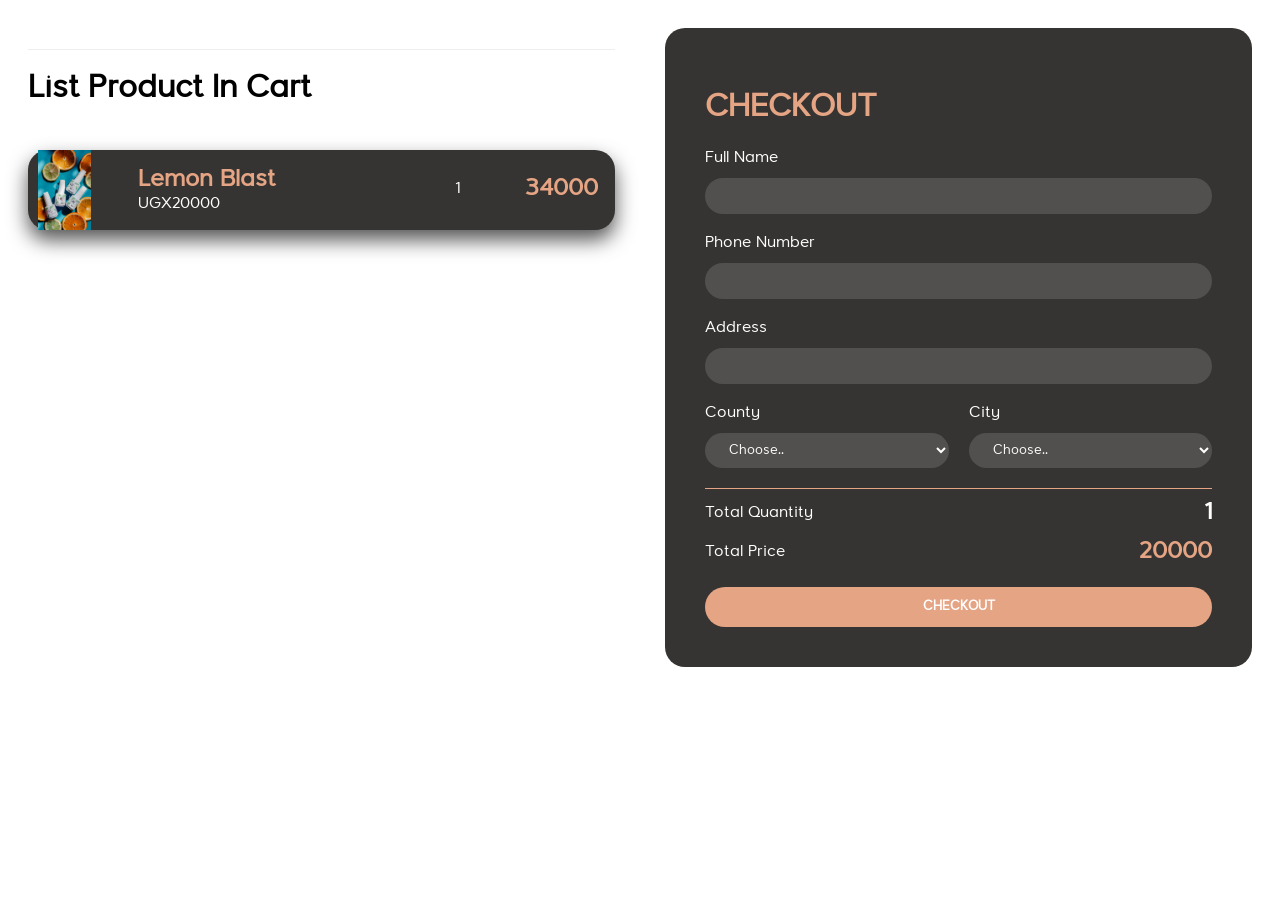
<file: Checkout.html>
<!DOCTYPE html>
<html lang="en">
    <head>
        <meta charset="UTF-8">
        <meta name="viewport" content="width=device-width", initial-scale="1.0">
        <title>Kahuma Jonah</title>
        <link rel="stylesheet" href="css/Larke.css">
        <link rel="stylesheet" href="css/MPWRCheckout.css">
    </head>
    <body>
        <div class="container">
            <div class="checkoutLayout">
                <div class="returnCart">
                    <h1>List Product In Cart</h1>
                    <div class="list">
                        <div class="item">
                            <img src="images/Nails1.jpg" alt="">
                            <div class="info">
                                <div class="name">Lemon Blast</div>
                                <div class="price">UGX20000</div>
                            </div>
                            <div class="quantity">1</div>
                            <div class="returnPrice">34000</div>
                        </div>
                    </div>
                </div>
                <div class="right">
                    <h1>CHECKOUT</h1>
                    <div class="form">
                        <div class="group">
                            <label for="">Full Name</label>
                            <input type="text" name="" id="">
                        </div>
                        <div class="group">
                            <label for="">Phone Number</label>
                            <input type="text" name="" id="">
                        </div>
                        <div class="group">
                            <label for="">Address</label>
                            <input type="text" name="" id="">
                        </div>
                        <div class="group">
                            <label for="">County</label>
                            <select name="" id="">
                                <option value="">Choose..</option>
                                <option value="london">london</option>
                            </select>
                        </div>
                        <div class="group">
                            <label for="">City</label>
                            <select name="" id="">
                                <option value="">Choose..</option>
                                <option value="london">london</option>
                            </select>
                        </div>
                    </div>
                    <div class="return">
                        <div class="row">
                            <div>Total Quantity</div>
                            <div class="totalQuantity">1</div>
                        </div>
                            <div class="row">
                                <div>Total Price</div>
                                <div class="totalPrice">20000</div>
                        </div>
                        <button class="buttonCheckout">
                            CHECKOUT
                        </button>
                    </div>
                </div>
            </div>
        </div>
        </div>
        <script src="js/MPWRCheckout.js"></script>
    </body>
</file>
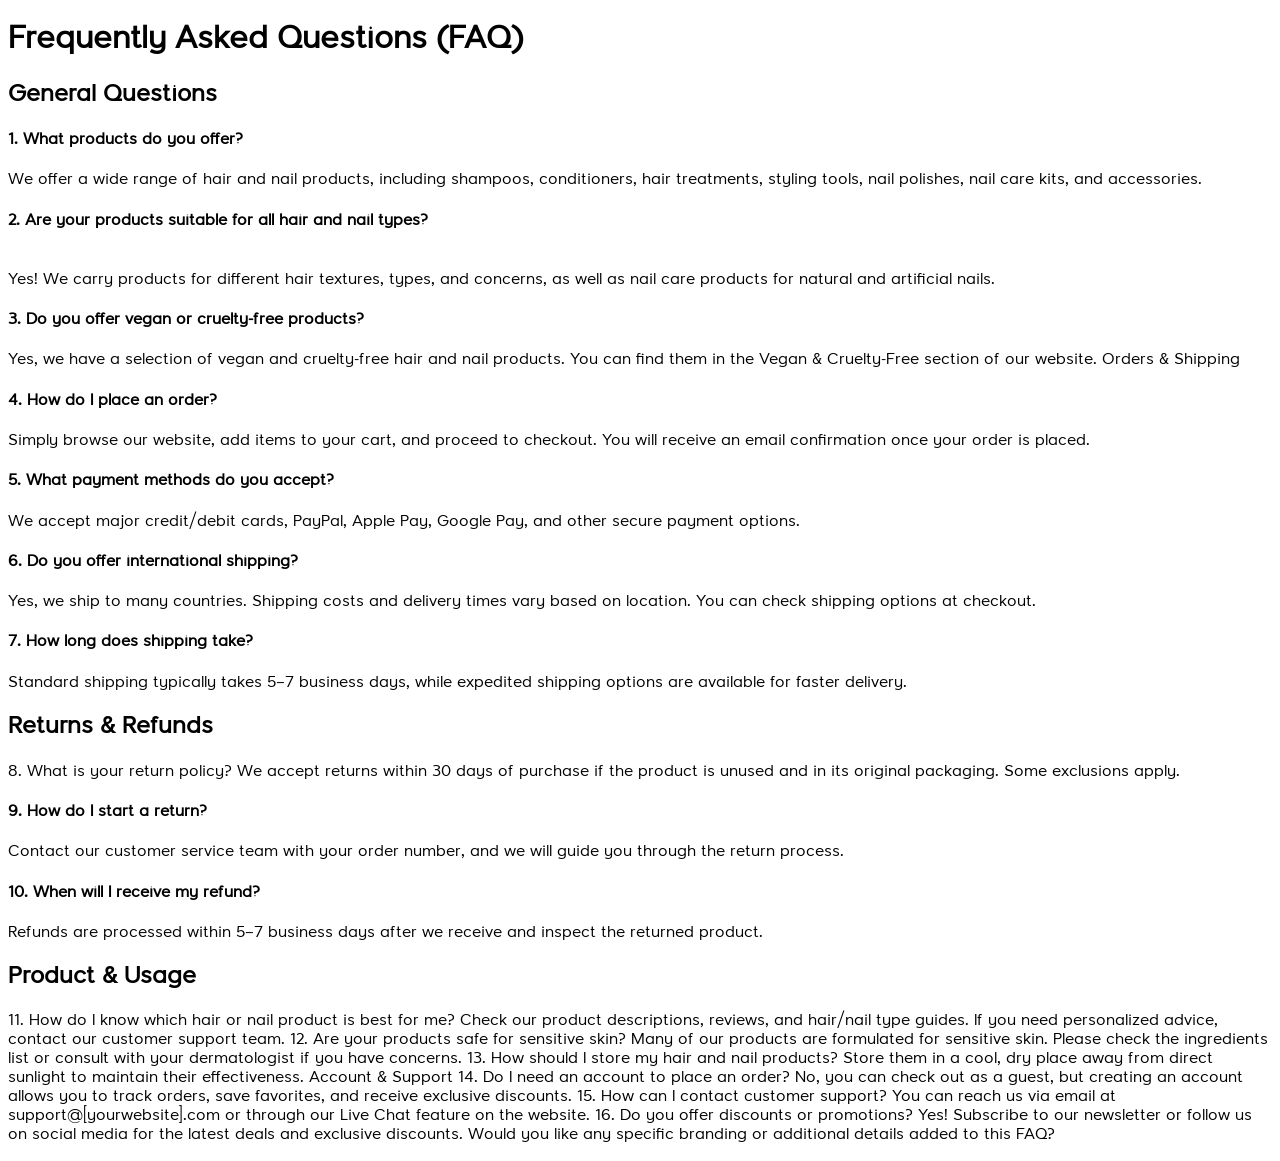
<file: FAQS.html>
<!DOCTYPE html>
<html lang="en">
    <head>
        <meta charset="UTF-8">
        <meta name="viewport" content="width=device-width", initial-scale="1.0">
        <title>Kahuma Jonah</title>
        <link rel="stylesheet" href="css/Larke.css">
        <link rel="stylesheet" href="css/FAQS.css">
    </head>
<body>

<p>
    <h1>Frequently Asked Questions (FAQ)</h1>

    <h2>General Questions</h2>
    
    <h4>1. What products do you offer?</h4>
    We offer a wide range of hair and nail products, including shampoos, 
    conditioners, hair treatments, styling tools, nail polishes, nail care kits, and accessories.<br>
    
    <h4>2. Are your products suitable for all hair and nail types?</h2></Are><br>
    Yes! We carry products for different hair textures, types, and concerns, as well as nail care
     products for natural and artificial nails.<br>
    
     <h4>3. Do you offer vegan or cruelty-free products?
        </h4>
    Yes, we have a selection of vegan and cruelty-free hair and nail products. You can find them in
     the Vegan & Cruelty-Free section of our website.
    Orders & Shipping<br>
    
    <h4>4. How do I place an order?</h4>
    Simply browse our website, add items to your cart, and proceed to checkout. You will receive an
     email confirmation once your order is placed.<br>
    
     <h4>5. What payment methods do you accept?</h4>
    We accept major credit/debit cards, PayPal, Apple Pay, Google Pay, and other secure payment options.<br>
    
    <h4>6. Do you offer international shipping?</h4>
    Yes, we ship to many countries. Shipping costs and delivery times vary based on location. You can check
     shipping options at checkout.<br>
    
     <h4>7. How long does shipping take?</h4>
    Standard shipping typically takes 5–7 business days, while expedited shipping options are available 
    for faster delivery.
    <br>
    
    <h2>Returns & Refunds</h2>
    
    <h4></h4>8. What is your return policy?</h4>
    We accept returns within 30 days of purchase if the product is unused and in its original packaging. 
    Some exclusions apply.<br>
    
    <h4>9. How do I start a return?</h4>
    Contact our customer service team with your order number, and we will guide you through the return process.<br>
    
    <h4>10. When will I receive my refund?</h4>
    Refunds are processed within 5–7 business days after we receive and inspect the returned product.<br>
    
    <h2>Product & Usage</h2>
    
    11. How do I know which hair or nail product is best for me?
    Check our product descriptions, reviews, and hair/nail type guides. If you need personalized advice, contact our customer support team.
    
    12. Are your products safe for sensitive skin?
    Many of our products are formulated for sensitive skin. Please check the ingredients list or consult with your dermatologist if you have concerns.
    
    13. How should I store my hair and nail products?
    Store them in a cool, dry place away from direct sunlight to maintain their effectiveness.
    
    Account & Support
    
    14. Do I need an account to place an order?
    No, you can check out as a guest, but creating an account allows you to track orders, save favorites, and receive exclusive discounts.
    
    15. How can I contact customer support?
    You can reach us via email at support@[yourwebsite].com or through our Live Chat feature on the website.
    
    16. Do you offer discounts or promotions?
    Yes! Subscribe to our newsletter or follow us on social media for the latest deals and exclusive discounts.
    
    Would you like any specific branding or additional details added to this FAQ?</p>
</body>
</html>
</file>
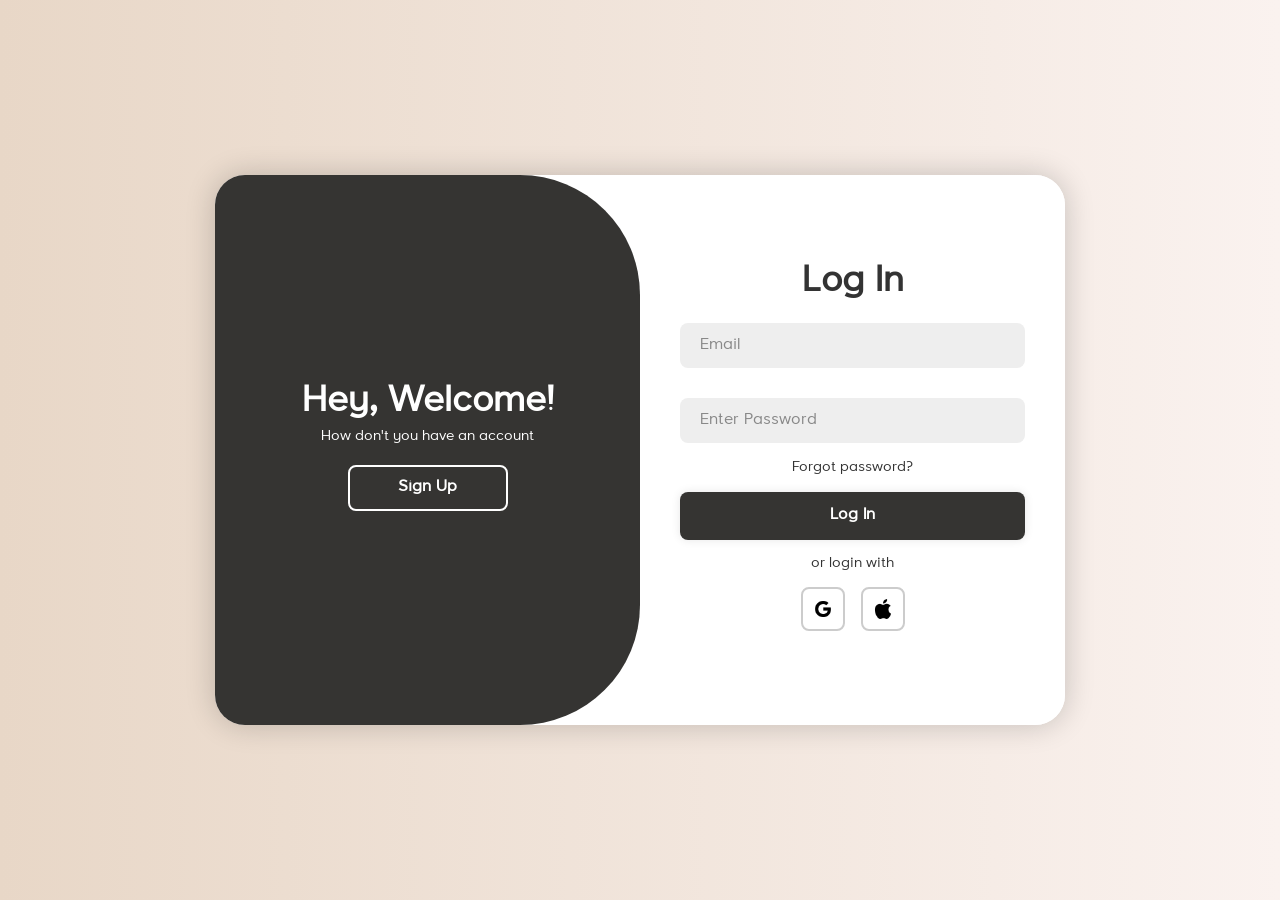
<file: login.html>
<!DOCTYPE html>
<html lang="en">
<head>
    <meta charset="UTF-8">
    <meta name="viewport" content="width=device-width", initial-scale="1.0">
    <title>Login Form</title>
    <link rel="stylesheet" href="css/MPWRlogin.css">
    <link rel="stylesheet" href="css/Larke.css">
</head>
<body>
        <!--LOG IN-->
    <div class="container">
        <div class="form-box login">
        <form action="">
            <h1>Log In</h1>
            <div class="input-box">
            <input type="text" placeholder="Email" required>
            </div> <i class=""></i><!--icon-->

            <div class="input-box">
                <input type="password" placeholder="Enter Password" required>
                </div><i class=""></i><!--icon-->

           <!-- <input type="checkbox" class="check-box"><span>Remember Password</span>-->

            <div class="forgot-link">
            <a href="#">Forgot password?</a>
            </div>
            <button type="submit" class="btn">Log In</button>
            <p>or login with</p>
            <div class="social-icons">
                <a href="#"><img src="images/Google.PNG" width="20px" class="social-icons"></a>
                <a href="#"><img src="images/apple.PNG" width="20px" class="social-icons"></a>
            </div>
        </form>
        </div>

        <!--REGISTER-->
            <div class="form-box register">
            <form action="">
                <h1>Sign Up</h1>
                <div class="input-box">
                <input type="text" placeholder="Username" required>
                </div> <i class=""></i><!--icon-->
    
                <div class="input-box">
                    <input type="email" placeholder="Email" required>
                    </div><i class=""></i><!--icon-->

                <div class="input-box">
                        <input type="password" placeholder="Password" required>
                        </div><i class=""></i><!--icon-->
    
                <button type="submit" class="btn">Sign Up</button>
                <p>or sign up with</p>
                <div class="social-icons">
                <a href="#"><img src="images/Google.PNG" width="20px" class="social-icons"></a>
                <a href="#"><img src="images/apple.PNG" width="20px" class="social-icons"></a>
                </div>
            </form>
         </div>
         

            <div class="toggle-box">
                    <div class="toggle-panel toggle-left">
                        <h1>Hey, Welcome!</h1>
                        <p>How don't you have an account</p>
                        <button class="btn register-btn">Sign Up</button>
                </div>
                    <div class="toggle-panel toggle-right">
                                <h1>Welcome Back!</h1>
                                <p>It's been a while</p>
                                <button class="btn login-btn">Login</button>

              </div>
         </div>
    </div>
    
        
 <script src="js/MPWRlogin.js"></script>
</body>
</html>









<!--<div id="login-form" class="login-page">
        <div class="form-box"><div class="butt">
            <div id="btn"></div>
            <button type='button'onclick='login()'class='toggle-btn'>Login</button>
            <button type='button'onclick='register()'class='toggle-btn'>Register</button>
        </div>-->
</file>
<file: css/Larke.css>
@font-face{
    font-family: Larke;
    src:url(../fonts/Larke\ Neue\ Regular.ttf);
}
p{
    font-family: Larke;
}
</file>
<file: css/MPWRCheckout.css>
*{
    font-family: Larke;

}

body{
    background-color: linear-gradient(90deg, #E8D7C7, #FAF2EF);
}
.checkoutLayout{
    display: grid;
    grid-template-columns: repeat(2, 1fr);
    gap: 50px;
    padding: 20px;
}
.checkoutLayout .right{
    background-color: #353432;
    border-radius: 20px;
    padding: 40px;
    color: #fff;
}

.checkoutLayout .right h1{
    color: #E5A484;
}

.checkoutLayout .list img{
    height: 70px;
}

.checkoutLayout .right .form{
    display: grid;
    grid-template-columns: repeat(2, 1fr);
    gap: 20px;
    border-bottom: 1px solid #E5A484;
    padding-bottom: 20px;
}
.checkoutLayout .form .group:nth-child(-n+3){
    grid-column-start: 1;
    grid-column-end: 3;
}

.checkoutLayout .form input,
.checkoutLayout .form select{
    width: 100%;
    padding: 10px 20px;
    box-sizing: border-box;
    border-radius: 20px;
    margin-top: 10px;
    border: none;
    background-color: rgba(136, 136, 136, 0.342);
    color: #fff;
}

.checkoutLayout .row{
    display: flex;
    justify-content: space-between;
    align-items: center;
    margin-top: 10px;
}
.checkoutLayout .row div:nth-child(2){
    font-weight: bold;
    font-size: x-large;
}

.buttonCheckout{
    width: 100%;
    height: 40px;
    border: none;
    border-radius: 20px;
    margin-top: 20px;
    font-weight: bold;
    color: #fff;
    background-color: #E5A484;
}

.returnCart h1{
    border-top: 1px solid #eee;
    padding: 20px 0;
}
.returnCart .list .item img{
    height: 80px;
}

.returnCart .item{
    display: grid;
    grid-template-columns: 80px 1fr 50px 80px;
    align-items: center;
    gap: 20px;
    margin-bottom: 20px;
    background: #353432;
    padding: 0 10px;
    color: #fff;
    box-shadow: 0 10px 20px #555;
    border-radius: 20px;
}

.returnPrice{
color: #E5A484;
}

.name{
    color: #E5A484;
}

.return .row .totalPrice{
    color: #E5A484;
}
.returnCart .item .name,
.returnCart .item .returnPrice{
    font-size: x-large;
    font-weight: bold;
}
</file>
<file: css/FAQS.css>
*{
    font-family: Larke;
    align-items: center;
}
</file>
<file: css/MPWRlogin.css>
*{
    margin: 0;
    padding: 0;
    box-sizing: border-box;
    font-family: Larke;
}

body{
    display: flex;
    justify-content: center;
    align-items: center;
    min-height: 100vh;
    background: linear-gradient(90deg, #E8D7C7, #FAF2EF);
}


.container{
    position: relative;
    width: 850px;
    height: 550px;
    background: #ffffff;
    border-radius: 30px;
    box-shadow: 0 0 30px rgba(0, 0, 0, .2);
    margin: 20px;
    overflow: hidden;
}


.form-box{
    position: absolute;
    right: 0;
    width: 50%;
    height: 100%;
    background: #ffffff;
    display: flex;
    align-items: center;
    color: #333;
    text-align: center;
    padding: 40px;
    z-index: 1;
    transition: .6 ease-in-out 1.2s, visibility 0s 1s;
}

.container.active .form-box{
    right: 50%;
}

.form-box.register{
    visibility: hidden;

}

.container.active .form-box.register{
    visibility: visible;
}

form {
    width: 100%;
}
.container h1{
    font-size:36px;
    margin: -10px 0;
}

.input-box{
    position: relative;
    margin: 30px 0;
}

.input-box input {
    width: 100%;
    padding: 13px 50px 13px 20px;
    background: #eee;
    border-radius: 8px;
    border: none;
    outline: none;
    font-size: 16px;
    color: #333;
    font-weight: 500;
}

.input-box input::placeholder{
    color: #888;
    font-weight: 400;
}

.input-box i {
    position: absolute;
    right: 20px;
    top: 50%;
    transform: translateY(-50%);  
    font-size: 20px;
    color: #888;
}
.forgot-link {
    margin: -15px 0 15px;

}
.forgot-link a {
    font-size: 14.5px;
    color: #333;
    text-decoration: none;
}

.btn {
    width: 100%;
    height: 48px;
    background: #353432;
    border-radius: 8px;
    box-shadow: 0 0 10px rgba(0,0,0,.1);
    border: none;
    cursor: pointer;
    font-size: 16px;
    color: #ffffff;
    font-weight: 600;
}

.btn:hover{
    background-color: #E5A484;
    color: #353432;
}

.container p {
    font-size: 14.5px;
    margin: 15px 0;
}

.social-icons {
    display: flex;
    justify-content: center;
}

.social-icons a {
    display: inline-flex;
    padding: 10px;
    border: 2px solid #ccc;
    border-radius: 8px;
    font-size: 24;
    color: #333;
    text-decoration: none;
    margin: 0 8px;
}

.social-icons a:hover{
    background-color: #E5A484;
    color: #353432;
    border: 2px solid #E5A484;
}
.toggle-box {
    position: absolute;
    width: 100%;
    height: 100%;
}

.toggle-box::before {
    content: '';
    position: absolute;
    left: -250%;
    width: 300%;
    height: 100%;
    background: #353432;
    border-radius: 120px;
    z-index: 2;
    transition: 1.2s ease-in-out;
}

.container.active .toggle-box::before {
    left: 50%;
}

.toggle-panel{
    position: absolute;
    width: 50%;
    height: 100%;
    color: #fff;
    display: flex;
    flex-direction: column;
    justify-content: center;
    align-items: center;
    z-index: 2;
    transition: .5s ease-in-out;
}
.toggle-panel.toggle-left {
    left: 0;
    transition-delay: 1.2s;
}

.container.active .toggle-panel.toggle-left {
    left: -50%;
    transition-delay: .6s;

}

.toggle-panel.toggle-right {
    right: -50%;
    transition-delay: .6s;
}

.container.active .toggle-panel.toggle-right {
    right: 0;
    transition-delay: 1.2s;
}

.toggle-panel p {
    margin-bottom: 20px;
}

.toggle-panel .btn {
    width: 160px;
    height: 46px;
    background: transparent;
    border: 2px solid #fff;
    box-shadow: none;
}

.toggle-panel .btn:hover{
    background-color: #E5A484;
    color: #353432;
    border: 2px solid #353432;
}

/*RESPONSIVE*/
@media screen and (max-width: 650px) {
    .container {
        height: calc(100vh - 40px);
    }

    .form-box {
        bottom: 0;
        width: 100%;
        height: 70%;
    }

    .container.active .form-box {
        right: 0;
        bottom: 30%;
    }

    .toggle-box::before {
        left: 0;
        top: -270%;
        width: 100%;
        height: 300%;
        border-radius: 20vw;
    }

    .container.active .toggle-box::before {
        left: 0;
        top: 70%;
    }

    .toggle-panel {
        width: 100%;
        height: 30%;
    }

    .toggle-panel.toggle-left {
        top: 0;
    }

    .container.active .toggle-panel.toggle-left{
        left: 0;
        top: -30%;
    }

    .toggle-panel.toggle-right {
        right: 0;
      bottom: -30%;

    }

    .container.active .toggle-panel.toggle-right {
        bottom: 0;
}
}

@media screen and (max-width: 400px) {
    .form-box{
        padding: 20px;
    }
    .toggle-panel h1{
        font-size: 30px;
    }
}
</file>
